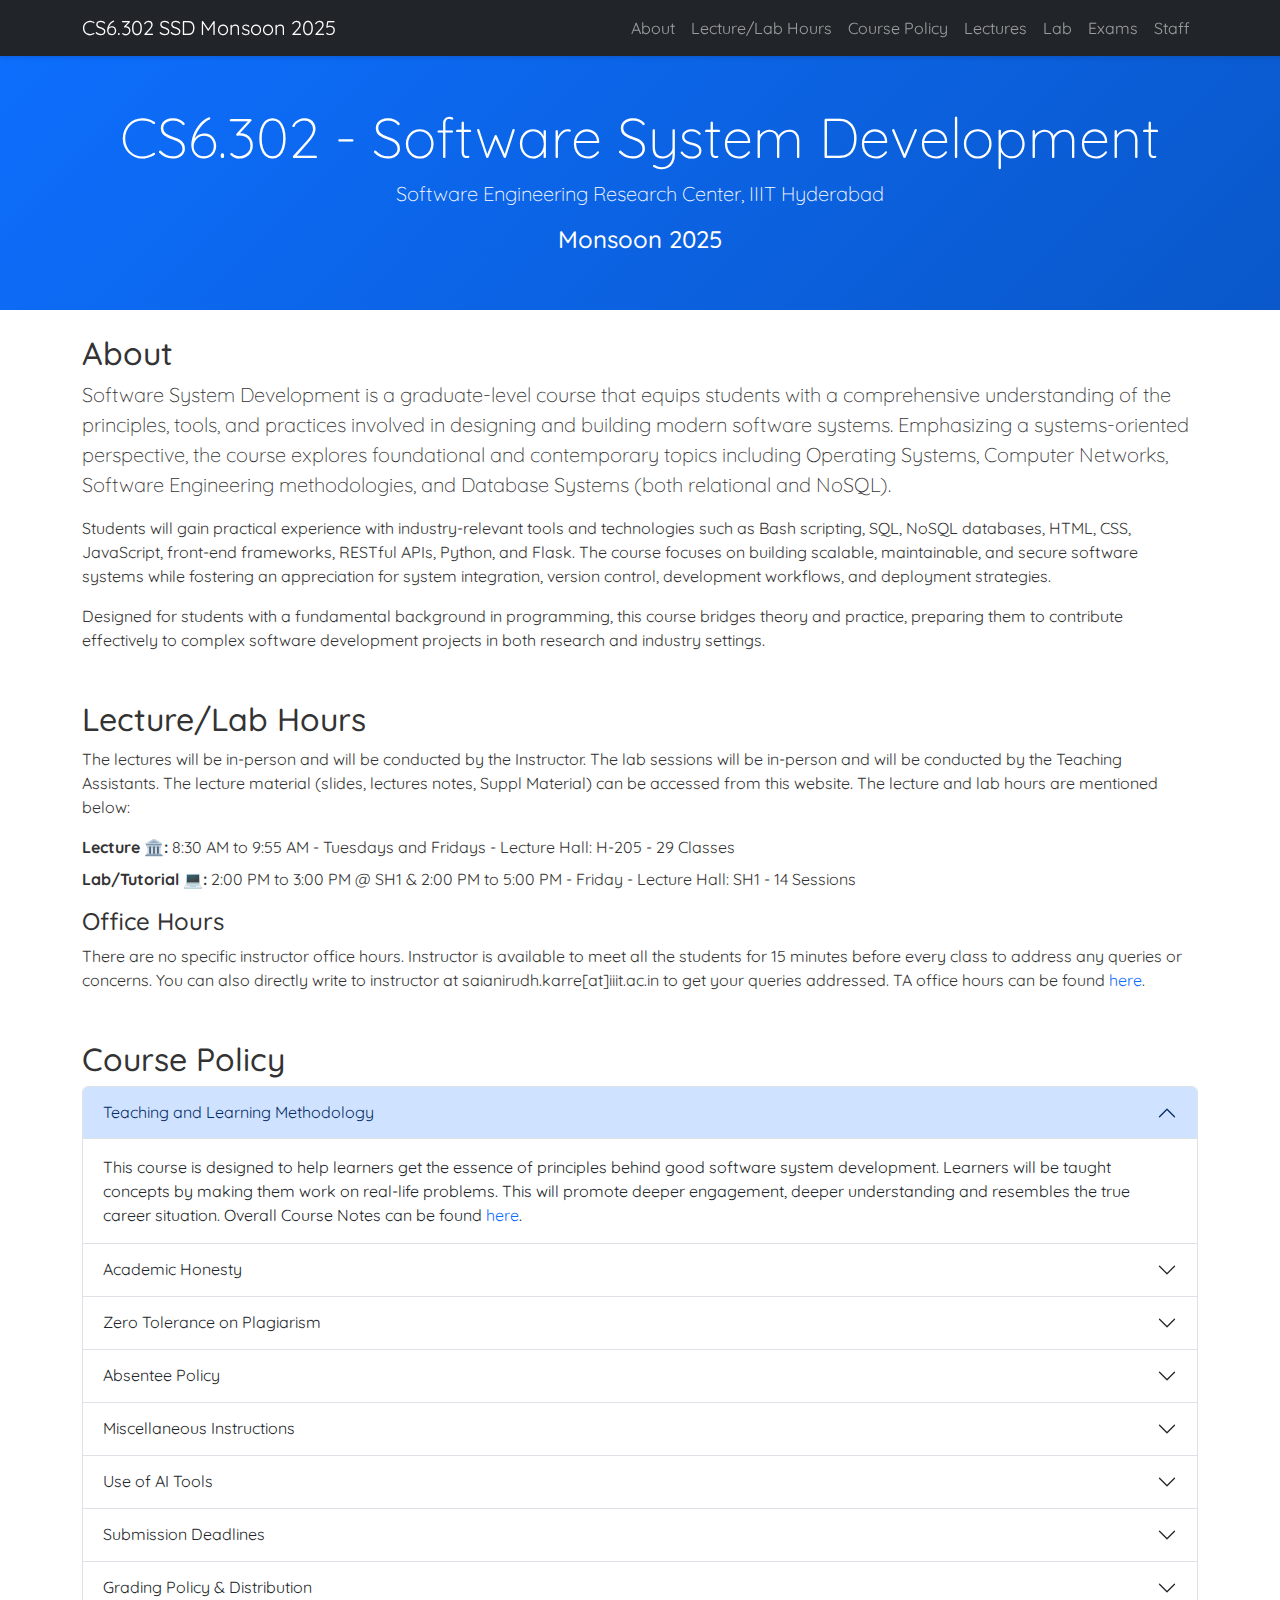
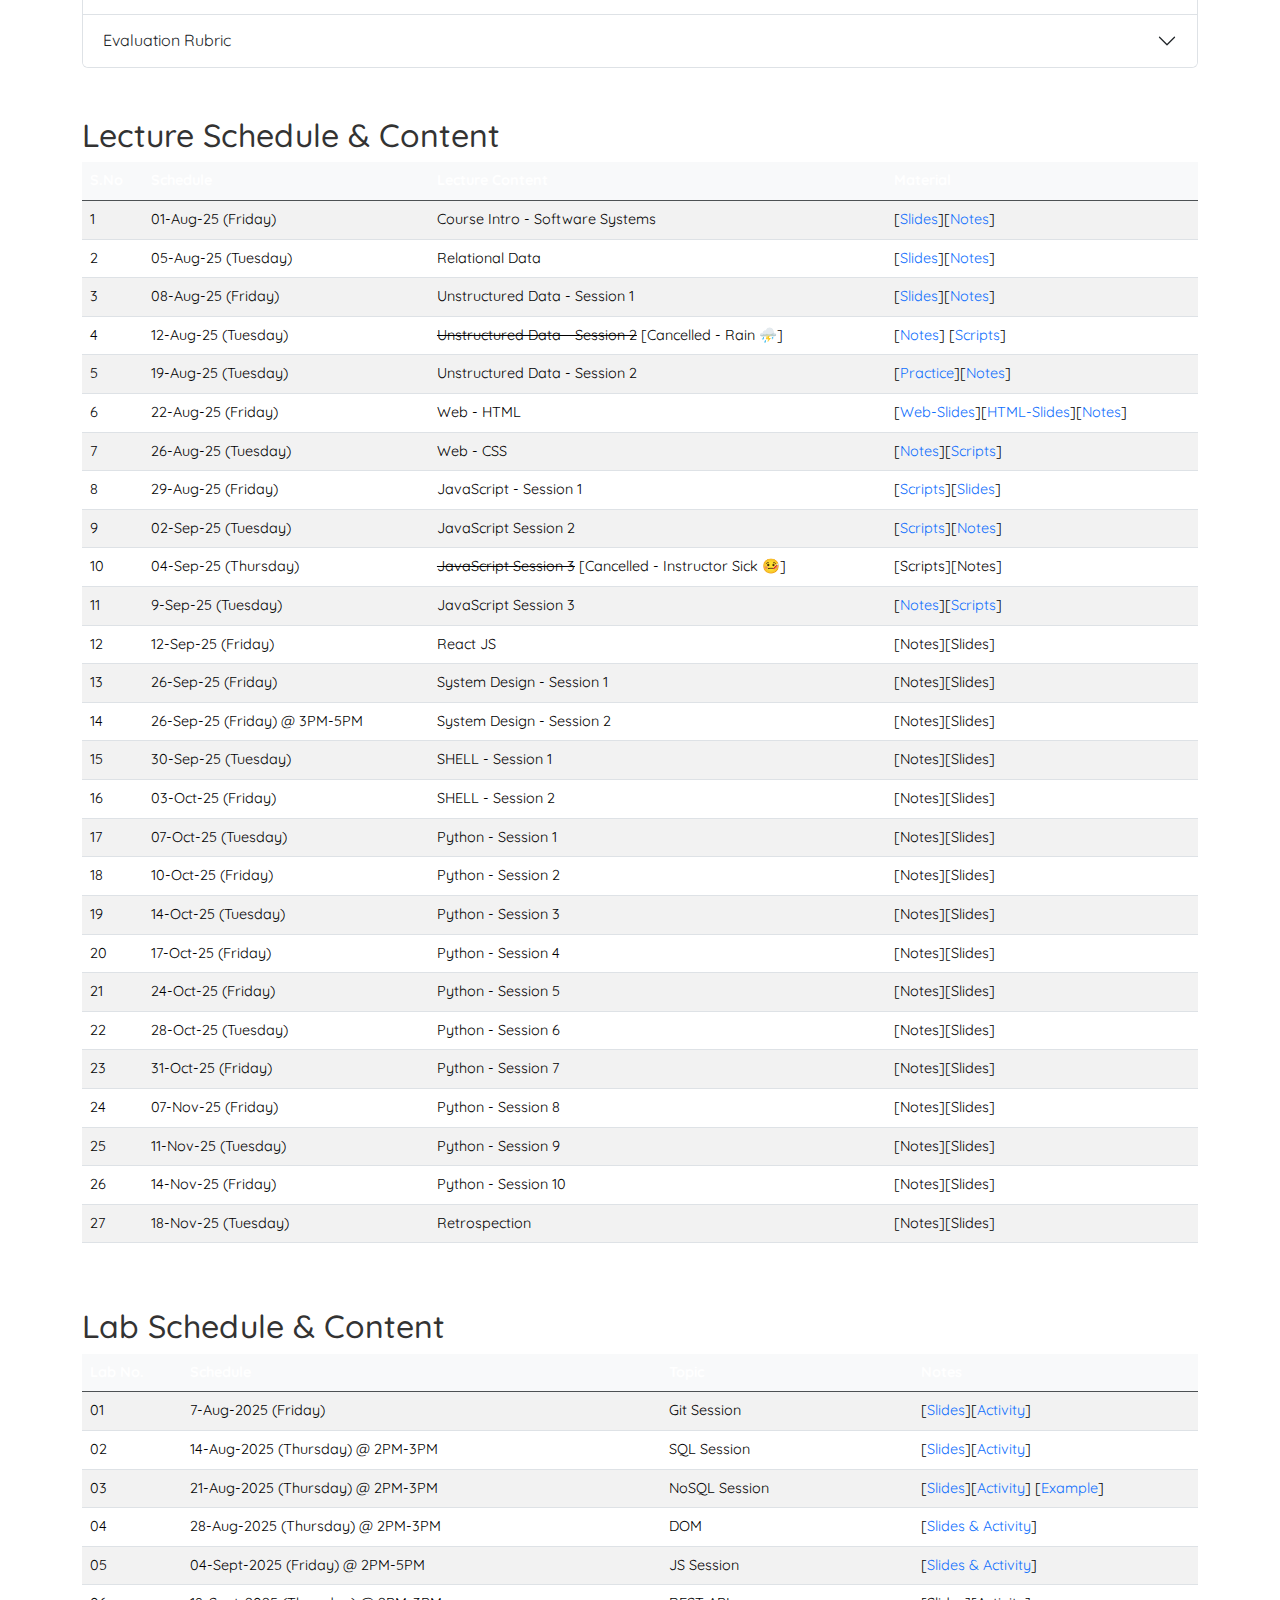
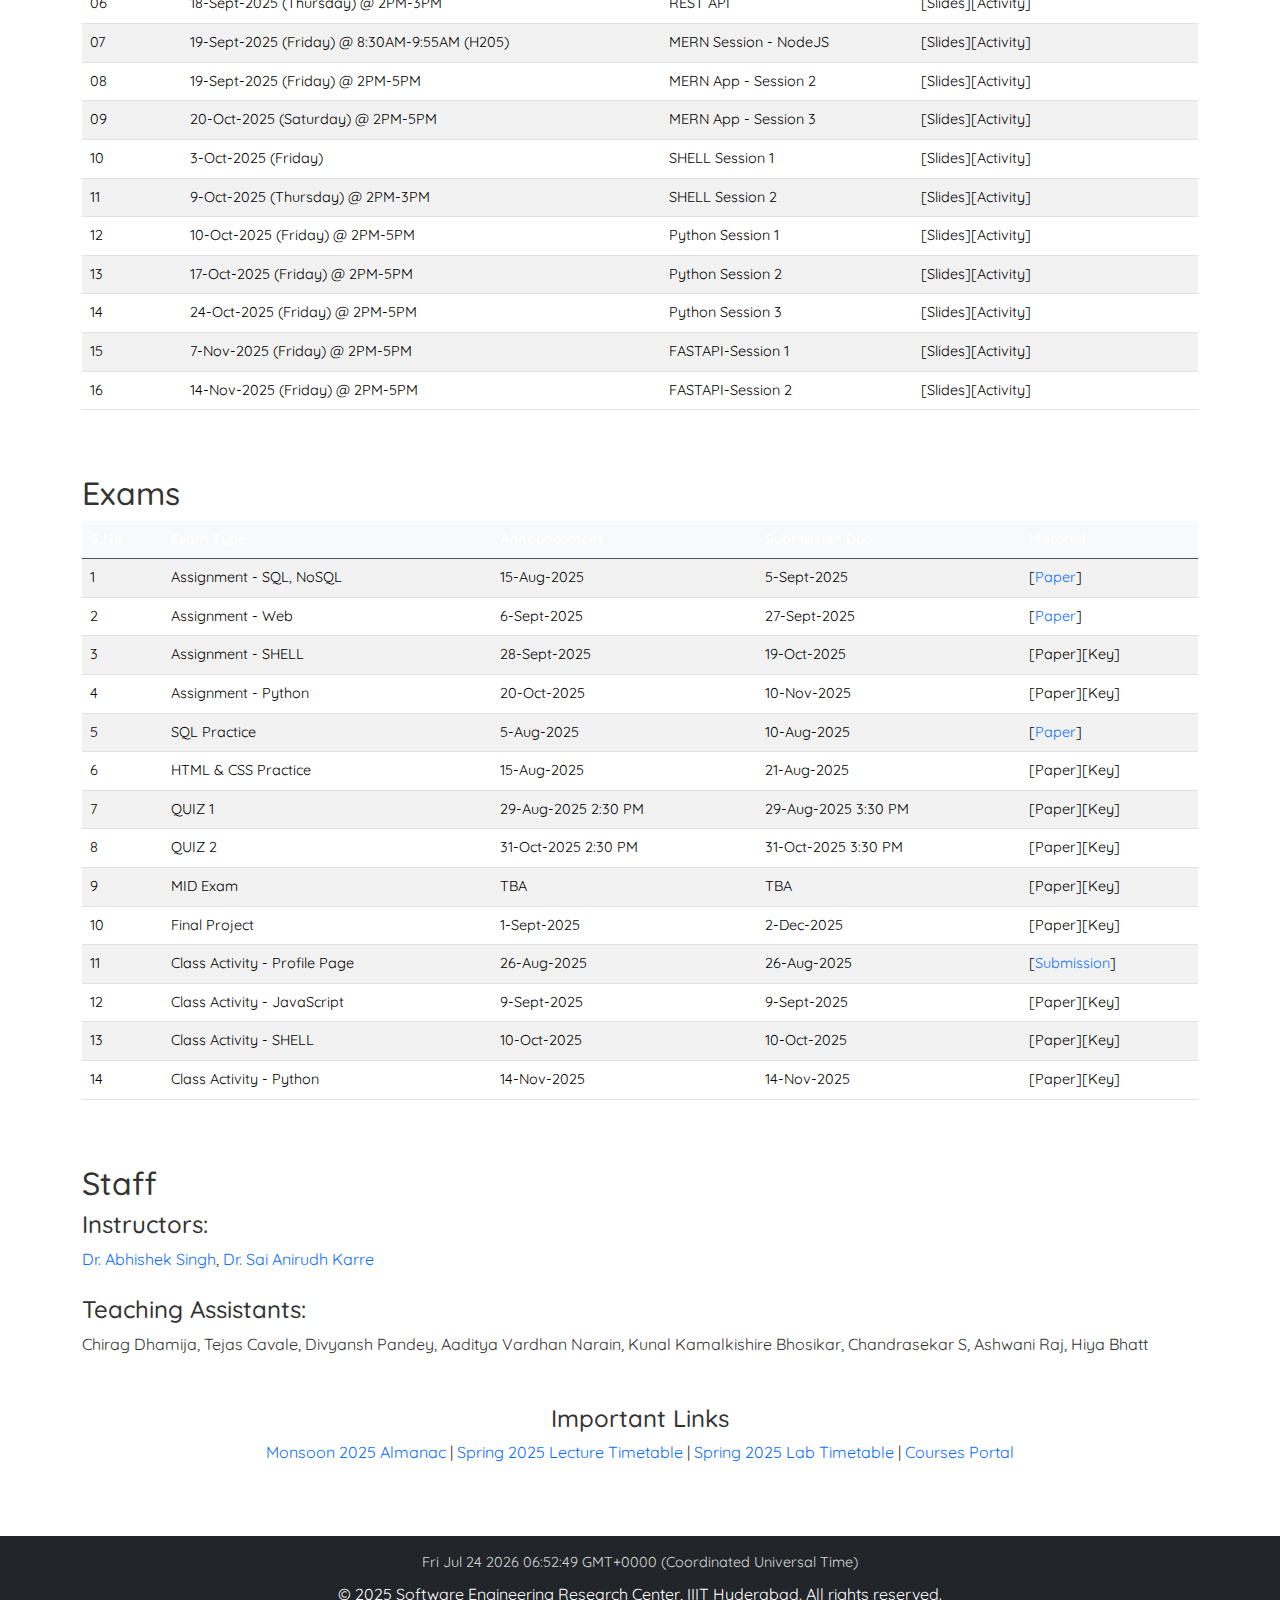
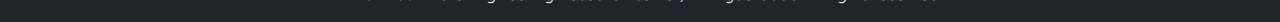
<file: Q2/newssd.html>
<!DOCTYPE html>
<html lang="en">
  <head>
    <meta charset="UTF-8" />
    <meta name="viewport" content="width=device-width, initial-scale=1.0" />
    <title>CS6.302 SSD Monsoon 2025</title>
    <link
      rel="stylesheet"
      href="https://fonts.googleapis.com/css?family=Quicksand"
    />
    <link
      href="https://cdn.jsdelivr.net/npm/bootstrap@5.3.2/dist/css/bootstrap.min.css"
      rel="stylesheet"
    />
    <link href="styles.css" rel="stylesheet" />
    <script src="https://ajax.googleapis.com/ajax/libs/jquery/3.5.1/jquery.min.js"></script>
  </head>
  <body onload="startTime()">
    <!-- Navigation -->
    <nav class="navbar navbar-expand-lg navbar-dark bg-dark sticky-top">
      <div class="container">
        <a class="navbar-brand" href="#home">CS6.302 SSD Monsoon 2025</a>
        <button
          class="navbar-toggler"
          type="button"
          data-bs-toggle="collapse"
          data-bs-target="#navbarNav"
        >
          <span class="navbar-toggler-icon"></span>
        </button>
        <div class="collapse navbar-collapse" id="navbarNav">
          <ul class="navbar-nav ms-auto">
            <li class="nav-item">
              <a class="nav-link" href="#about">About</a>
            </li>
            <li class="nav-item">
              <a class="nav-link" href="#lecture">Lecture/Lab Hours</a>
            </li>
            <li class="nav-item">
              <a class="nav-link" href="#cpolicy">Course Policy</a>
            </li>
            <li class="nav-item">
              <a class="nav-link" href="#schedule">Lectures</a>
            </li>
            <li class="nav-item">
              <a class="nav-link" href="#lab">Lab</a>
            </li>
            <li class="nav-item">
              <a class="nav-link" href="#activity">Exams</a>
            </li>
            <li class="nav-item">
              <a class="nav-link" href="#staff">Staff</a>
            </li>
          </ul>
        </div>
      </div>
    </nav>

    <!-- Header -->
    <header class="py-5 bg-primary text-white text-center">
      <div class="container">
        <h1 class="display-4">CS6.302 - Software System Development</h1>
        <p class="lead">Software Engineering Research Center, IIIT Hyderabad</p>
        <p class="h4">Monsoon 2025</p>
      </div>
    </header>

    <!-- Main Content -->
    <div class="container py-4">
      <!-- About Section -->
      <section id="about" class="mb-5">
        <h2>About</h2>
        <p class="lead">
          Software System Development is a graduate-level course that equips
          students with a comprehensive understanding of the principles, tools,
          and practices involved in designing and building modern software
          systems. Emphasizing a systems-oriented perspective, the course
          explores foundational and contemporary topics including Operating
          Systems, Computer Networks, Software Engineering methodologies, and
          Database Systems (both relational and NoSQL).
        </p>
        <p>
          Students will gain practical experience with industry-relevant tools
          and technologies such as Bash scripting, SQL, NoSQL databases, HTML,
          CSS, JavaScript, front-end frameworks, RESTful APIs, Python, and
          Flask. The course focuses on building scalable, maintainable, and
          secure software systems while fostering an appreciation for system
          integration, version control, development workflows, and deployment
          strategies.
        </p>
        <p>
          Designed for students with a fundamental background in programming,
          this course bridges theory and practice, preparing them to contribute
          effectively to complex software development projects in both research
          and industry settings.
        </p>
      </section>

      <!-- Lecture/Lab Hours Section -->
      <section id="lecture" class="mb-5">
        <h2>Lecture/Lab Hours</h2>
        <p>
          The lectures will be in-person and will be conducted by the
          Instructor. The lab sessions will be in-person and will be conducted
          by the Teaching Assistants. The lecture material (slides, lectures
          notes, Suppl Material) can be accessed from this website. The lecture
          and lab hours are mentioned below:
        </p>

        <ul class="list-unstyled">
          <li class="mb-2">
            <i class="bi bi-building"></i> <strong>Lecture 🏛️:</strong> 8:30 AM
            to 9:55 AM - Tuesdays and Fridays - Lecture Hall: H-205 - 29 Classes
          </li>
          <li class="mb-3">
            <i class="bi bi-laptop"></i> <strong>Lab/Tutorial 💻:</strong> 2:00
            PM to 3:00 PM @ SH1 & 2:00 PM to 5:00 PM - Friday - Lecture Hall:
            SH1 - 14 Sessions
          </li>
        </ul>

        <h4>Office Hours</h4>
        <p>
          There are no specific instructor office hours. Instructor is available
          to meet all the students for 15 minutes before every class to address
          any queries or concerns. You can also directly write to instructor at
          saianirudh.karre[at]iiit.ac.in to get your queries addressed. TA
          office hours can be found <a href="#staff">here</a>.
        </p>
      </section>

      <!-- Course Policy Section -->
      <section id="cpolicy" class="mb-5">
        <h2>Course Policy</h2>
        <div class="accordion" id="policyAccordion">
          <div class="accordion-item">
            <h3 class="accordion-header">
              <button
                class="accordion-button"
                type="button"
                data-bs-toggle="collapse"
                data-bs-target="#teaching"
              >
                Teaching and Learning Methodology
              </button>
            </h3>
            <div
              id="teaching"
              class="accordion-collapse collapse show"
              data-bs-parent="#policyAccordion"
            >
              <div class="accordion-body">
                This course is designed to help learners get the essence of
                principles behind good software system development. Learners
                will be taught concepts by making them work on real-life
                problems. This will promote deeper engagement, deeper
                understanding and resembles the true career situation. Overall
                Course Notes can be found
                <a
                  href="https://tinted-rumba-8c6.notion.site/CS6-302-Software-System-Development-670da706e9514d7f9d5b1bcf3c6a1005"
                  target="_blank"
                  >here</a
                >.
              </div>
            </div>
          </div>

          <div class="accordion-item">
            <h3 class="accordion-header">
              <button
                class="accordion-button collapsed"
                type="button"
                data-bs-toggle="collapse"
                data-bs-target="#academic"
              >
                Academic Honesty
              </button>
            </h3>
            <div
              id="academic"
              class="accordion-collapse collapse"
              data-bs-parent="#policyAccordion"
            >
              <div class="accordion-body">
                If A helps B in a Task X -> B doesn't get opportunity to do task
                X, B doesn't learn the skill to do task X, B gets
                spoilt-dependent-unfit for jobs requiring skills of task X, You
                may think it is okay to do it only once and not repeat it, But
                when a task is done once it gets wired into the brain as being
                "okay" and unless there is a strong reason it will repeat. If
                you want to help, help to learn!
              </div>
            </div>
          </div>

          <div class="accordion-item">
            <h3 class="accordion-header">
              <button
                class="accordion-button collapsed"
                type="button"
                data-bs-toggle="collapse"
                data-bs-target="#plagiarism"
              >
                Zero Tolerance on Plagiarism
              </button>
            </h3>
            <div
              id="plagiarism"
              class="accordion-collapse collapse"
              data-bs-parent="#policyAccordion"
            >
              <div class="accordion-body">
                This course requires student to submit assignments, participate
                in in-class activities, give mid and final exams, work with
                groups on projects and so on. Any forms of cheating or
                plagiarism will result in a score of "0" for projects,
                assignments or exams. Egregious cases will result in a grade of
                "F" for the course.
              </div>
            </div>
          </div>

          <div class="accordion-item">
            <h3 class="accordion-header">
              <button
                class="accordion-button collapsed"
                type="button"
                data-bs-toggle="collapse"
                data-bs-target="#absentee"
              >
                Absentee Policy
              </button>
            </h3>
            <div
              id="absentee"
              class="accordion-collapse collapse"
              data-bs-parent="#policyAccordion"
            >
              <div class="accordion-body">
                You are expected to attend and participate in all lectures and
                lab sessions (graded or ungraded). However, if any quiz/activity
                is held during the lecture session that you are absent, you will
                be given a '0' for the same. There will be NO make up
                classes/quizzes/activities. These rules are not meant to be
                demeaning or penalizing. They are stated to establish a clear
                understanding of the course expectations for student
                participation and demeanor in the classroom. These rules are
                meant to help/motivate students to learn.
              </div>
            </div>
          </div>

          <div class="accordion-item">
            <h3 class="accordion-header">
              <button
                class="accordion-button collapsed"
                type="button"
                data-bs-toggle="collapse"
                data-bs-target="#misc"
              >
                Miscellaneous Instructions
              </button>
            </h3>
            <div
              id="misc"
              class="accordion-collapse collapse"
              data-bs-parent="#policyAccordion"
            >
              <div class="accordion-body">
                Given the subject is based on building software systems, ensure
                you have a laptop with decent configuration. Please make every
                effort to participate in the in-class discussions, interact with
                the instructor during class, interact with the TAs during the
                labs. You are expected to attend the class with your personal
                machine.
              </div>
            </div>
          </div>

          <div class="accordion-item">
            <h3 class="accordion-header">
              <button
                class="accordion-button collapsed"
                type="button"
                data-bs-toggle="collapse"
                data-bs-target="#aitools"
              >
                Use of AI Tools
              </button>
            </h3>
            <div
              id="aitools"
              class="accordion-collapse collapse"
              data-bs-parent="#policyAccordion"
            >
              <div class="accordion-body">
                Students are free to use different AI tools like ChatGPT,
                Co-pilot, etc. for the course assignments/activities. However,
                please do mention what tools and how they have been used in the
                submission report. Please note that these tools can mislead or
                provide wrong solutions. Its important to know the concept
                before using the tools. Tools are at the end-of-the day
                enablers. Today it will be ChatGPT tomorrow it will be something
                else but the concepts needs to be clear to leverage the
                different tools. Bottomline, feel free to use different tools
                but use them wisely!
              </div>
            </div>
          </div>

          <div class="accordion-item">
            <h3 class="accordion-header">
              <button
                class="accordion-button collapsed"
                type="button"
                data-bs-toggle="collapse"
                data-bs-target="#submission"
              >
                Submission Deadlines
              </button>
            </h3>
            <div
              id="submission"
              class="accordion-collapse collapse"
              data-bs-parent="#policyAccordion"
            >
              <div class="accordion-body">
                Considering this course has more than 100+ enrolled students,
                there will be NO extensions for any graded task. It is your
                responsibility to submit an assignment or a lab activity on a
                prescribed deadline. Please do not wait until last minute to
                submit your submission. We will not entertain last minute huddle
                issues due to moodle. The instructors and TAs shall provide
                considerable amount of time for all your assignments and lab
                activities with a grace time for submission. Please ensure that
                you follow the respective submission guidelines while you submit
                for assignments and lab activities. If you couldn't submit any
                graded task due to health issues/attending a game/attending a
                conference/personal issue - please work with academic office for
                exemption.
              </div>
            </div>
          </div>

          <div class="accordion-item">
            <h3 class="accordion-header">
              <button
                class="accordion-button collapsed"
                type="button"
                data-bs-toggle="collapse"
                data-bs-target="#grading"
              >
                Grading Policy & Distribution
              </button>
            </h3>
            <div
              id="grading"
              class="accordion-collapse collapse"
              data-bs-parent="#policyAccordion"
            >
              <div class="accordion-body">
                <p>
                  Once a grade for certain course deliverable (labs,
                  assignments, quiz, exam, etc.) is released, the students may
                  request a re-evaluation (with appropriate reasons) of the
                  grade up to a week after the grade has been posted. After
                  that, the student may not discuss prior grades with the
                  instructor (even if the instructors or TAs are at fault).
                  There will be no makeup activity/lab under any circumstances
                  unless prior permission is granted from Academic Office.
                </p>

                <h5 class="mt-4">Grade Distribution:</h5>
                <table class="table table-bordered">
                  <thead class="table-light">
                    <tr>
                      <th>Deliverables</th>
                      <th>Weightage</th>
                    </tr>
                  </thead>
                  <tbody>
                    <tr>
                      <td>Assignment (4)</td>
                      <td>15%</td>
                    </tr>
                    <tr>
                      <td>Lab Activities (14)</td>
                      <td>15%</td>
                    </tr>
                    <tr>
                      <td>Practice and Class Activity (5)</td>
                      <td>10%</td>
                    </tr>
                    <tr>
                      <td>QUIZ (2)</td>
                      <td>10%</td>
                    </tr>
                    <tr>
                      <td>MID (1)</td>
                      <td>10%</td>
                    </tr>
                    <tr>
                      <td>Final Exam (Team Project)</td>
                      <td>40%</td>
                    </tr>
                  </tbody>
                </table>
              </div>
            </div>
          </div>

          <div class="accordion-item">
            <h3 class="accordion-header">
              <button
                class="accordion-button collapsed"
                type="button"
                data-bs-toggle="collapse"
                data-bs-target="#rubric"
              >
                Evaluation Rubric
              </button>
            </h3>
            <div
              id="rubric"
              class="accordion-collapse collapse"
              data-bs-parent="#policyAccordion"
            >
              <div class="accordion-body">
                <div class="table-responsive">
                  <table class="table table-bordered">
                    <thead class="table-light">
                      <tr>
                        <th>Rubric</th>
                        <th>Input(15%)</th>
                        <th>Logic(60%)</th>
                        <th>Output(15%)</th>
                        <th>Submission(10%)</th>
                      </tr>
                    </thead>
                    <tbody>
                      <tr>
                        <td>Exceptional (100%)</td>
                        <td>All inputs are working as per the requirements</td>
                        <td>
                          Logic is accurate and as per the requirements defined
                          in the question
                        </td>
                        <td>
                          All outputs are returned as per the requirements
                        </td>
                        <td>
                          Script submissions are correct and as per requirements
                        </td>
                      </tr>
                      <tr>
                        <td>Acceptable (70%)</td>
                        <td>
                          Inputs are partially working as per the requirements
                        </td>
                        <td>
                          Logic is almost correct and as per the requirements
                          defined in the question
                        </td>
                        <td>
                          Outputs are partially returned as per the requirements
                        </td>
                        <td>
                          Script submissions is partially correct and as per
                          requirements
                        </td>
                      </tr>
                      <tr>
                        <td>Beginning (30%)</td>
                        <td>
                          At least one input is working as per the requirements
                        </td>
                        <td>
                          Logic is partially correct and as per the requirements
                          defined in the question
                        </td>
                        <td>
                          At least one output is returned as per the requirement
                        </td>
                        <td>
                          Atleast one part of the script submission is correct
                          and as per requirements
                        </td>
                      </tr>
                      <tr>
                        <td>No Response (0%)</td>
                        <td>
                          None of the inputs are working as per the requirements
                        </td>
                        <td>
                          Logic is incorrect and not as per the requirements
                          defined in the question
                        </td>
                        <td>
                          None of the outputs are returned as per the
                          requirements
                        </td>
                        <td>
                          Script submissions is incorrect and not as per
                          requirements
                        </td>
                      </tr>
                    </tbody>
                  </table>
                </div>
              </div>
            </div>
          </div>
        </div>
      </section>

      <!-- Lecture Schedule Section -->
      <section id="schedule" class="mb-5">
        <h2>Lecture Schedule & Content</h2>
        <div class="table-responsive">
          <table class="table table-striped table-hover">
            <thead class="table-dark">
              <tr>
                <th>S.No</th>
                <th>Schedule</th>
                <th>Lecture Content</th>
                <th>Material</th>
              </tr>
            </thead>
            <tbody>
              <tr class="light-text-row">
                <td>1</td>
                <td>01-Aug-25 (Friday)</td>
                <td>Course Intro - Software Systems</td>
                <td>
                  [<a
                    href="https://docs.google.com/viewer?url=https://raw.githubusercontent.com/sai11101989/sai11101989.github.io/main/Course/SSD_Monsoon2025/SSD_Monsoon2025.pdf"
                    target="_blank"
                    >Slides</a
                  >][<a
                    href="https://tinted-rumba-8c6.notion.site/Software-System-2456a6248bf68034bc14cfc44dc93062"
                    target="_blank"
                    >Notes</a
                  >]
                </td>
              </tr>
              <tr class="light-text-row">
                <td>2</td>
                <td>05-Aug-25 (Tuesday)</td>
                <td>Relational Data</td>
                <td>
                  [<a
                    href="https://docs.google.com/viewer?url=https://raw.githubusercontent.com/sai11101989/sai11101989.github.io/main/Course/SSD_Monsoon2025/data.pdf"
                    target="_blank"
                    >Slides</a
                  >][<a
                    href="https://tinted-rumba-8c6.notion.site/Structured-Databases-2456a6248bf6805f83e1cbf0a58761ec"
                    target="_blank"
                    >Notes</a
                  >]
                </td>
              </tr>
              <tr class="light-text-row">
                <td>3</td>
                <td>08-Aug-25 (Friday)</td>
                <td>Unstructured Data - Session 1</td>
                <td>
                  [<a
                    href="https://docs.google.com/viewer?url=https://raw.githubusercontent.com/sai11101989/sai11101989.github.io/main/Course/SSD_Monsoon2025/NoSQLClass.pdf"
                    target="_blank"
                    >Slides</a
                  >][<a
                    href="https://tinted-rumba-8c6.notion.site/Unstructured-Databases-24b6a6248bf680679b36e76c33d301c4"
                    target="_blank"
                    >Notes</a
                  >]
                </td>
              </tr>
              <tr class="light-text-row">
                <td>4</td>
                <td>12-Aug-25 (Tuesday)</td>
                <td>
                  <s>Unstructured Data - Session 2</s> [Cancelled - Rain ⛈️]
                </td>
                <td>
                  [<a
                    href="https://tinted-rumba-8c6.notion.site/Unstructured-Databases-24b6a6248bf680679b36e76c33d301c4"
                    target="_blank"
                    >Notes</a
                  >] [<a
                    href="https://raw.githubusercontent.com/sai11101989/sai11101989.github.io/main/Course/ISS_Spring_2025/mongo.txt"
                    target="_blank"
                    >Scripts</a
                  >]
                </td>
              </tr>
              <tr class="light-text-row">
                <td>5</td>
                <td>19-Aug-25 (Tuesday)</td>
                <td>Unstructured Data - Session 2</td>
                <td>
                  [<a
                    href="https://tinted-rumba-8c6.notion.site/Worked-out-Examples-2546a6248bf68073a460cbfc52825dfd"
                    target="_blank"
                    >Practice</a
                  >][<a
                    href="https://tinted-rumba-8c6.notion.site/Some-Concepts-2546a6248bf6806fafd0d8260507fc03?pvs=73"
                    target="_blank"
                    >Notes</a
                  >]
                </td>
              </tr>
              <tr class="light-text-row">
                <td>6</td>
                <td>22-Aug-25 (Friday)</td>
                <td>Web - HTML</td>
                <td>
                  [<a
                    href="https://raw.githubusercontent.com/sai11101989/sai11101989.github.io/main/Course/SSD_Monsoon2025/Web.pdf"
                    target="_blank"
                    >Web-Slides</a
                  >][<a
                    href="https://raw.githubusercontent.com/sai11101989/sai11101989.github.io/main/Course/SSD_Monsoon2025/HTML.pdf"
                    target="_blank"
                    >HTML-Slides</a
                  >][<a
                    href="https://tinted-rumba-8c6.notion.site/Web-Technology-2566a6248bf6800488d0c13a992502e4?pvs=143"
                    target="_blank"
                    >Notes</a
                  >]
                </td>
              </tr>
              <tr class="light-text-row">
                <td>7</td>
                <td>26-Aug-25 (Tuesday)</td>
                <td>Web - CSS</td>
                <td>
                  [<a
                    href="https://tinted-rumba-8c6.notion.site/CSS-2566a6248bf680dc8299c320f04a5141?pvs=74"
                    target="_blank"
                    >Notes</a
                  >][<a
                    href="https://raw.githubusercontent.com/sai11101989/sai11101989.github.io/refs/heads/main/Course/SSD_Monsoon2025/css_super_demo_single_file_html.html"
                    target="_blank"
                    >Scripts</a
                  >]
                </td>
              </tr>
              <tr class="light-text-row">
                <td>8</td>
                <td>29-Aug-25 (Friday)</td>
                <td>JavaScript - Session 1</td>
                <td>
                  [<a
                    href="https://github.com/sai11101989/sai11101989.github.io/tree/main/Course/SSD_Monsoon2025/JS1"
                    target="_blank"
                    >Scripts</a
                  >][<a
                    href="https://docs.google.com/viewer?url=https://raw.githubusercontent.com/sai11101989/sai11101989.github.io/main/Course/ISS_Spring_2025/6_Class6_JavaScript.pdf"
                    target="_blank"
                    >Slides</a
                  >]
                </td>
              </tr>
              <tr class="light-text-row">
                <td>9</td>
                <td>02-Sep-25 (Tuesday)</td>
                <td>JavaScript Session 2</td>
                <td>
                  [<a
                    href="https://github.com/sai11101989/sai11101989.github.io/tree/main/Course/SSD_Monsoon2025/JS2"
                    target="_blank"
                    >Scripts</a
                  >][<a
                    href="https://tinted-rumba-8c6.notion.site/JavaScript-2606a6248bf680138283f6419bd87777"
                    target="_blank"
                    >Notes</a
                  >]
                </td>
              </tr>
              <tr class="light-text-row">
                <td>10</td>
                <td>04-Sep-25 (Thursday)</td>
                <td>
                  <s>JavaScript Session 3</s> [Cancelled - Instructor Sick 🤒]
                </td>
                <td>[Scripts][Notes]</td>
              </tr>
              <tr>
                <td>11</td>
                <td>9-Sep-25 (Tuesday)</td>
                <td>JavaScript Session 3</td>
                <td>
                  [<a
                    href="https://tinted-rumba-8c6.notion.site/Data-Structures-2686a6248bf680098b38d12626ad1012?pvs=74"
                    target="_blank"
                    >Notes</a
                  >][<a
                    href="https://github.com/sai11101989/sai11101989.github.io/tree/main/Course/SSD_Monsoon2025/JS3"
                    target="_blank"
                    >Scripts</a
                  >]
                </td>
              </tr>
              <tr>
                <td>12</td>
                <td>12-Sep-25 (Friday)</td>
                <td>React JS</td>
                <td>[Notes][Slides]</td>
              </tr>
              <tr>
                <td>13</td>
                <td>26-Sep-25 (Friday)</td>
                <td>System Design - Session 1</td>
                <td>[Notes][Slides]</td>
              </tr>
              <tr>
                <td>14</td>
                <td>26-Sep-25 (Friday) @ 3PM-5PM</td>
                <td>System Design - Session 2</td>
                <td>[Notes][Slides]</td>
              </tr>
              <tr>
                <td>15</td>
                <td>30-Sep-25 (Tuesday)</td>
                <td>SHELL - Session 1</td>
                <td>[Notes][Slides]</td>
              </tr>
              <tr>
                <td>16</td>
                <td>03-Oct-25 (Friday)</td>
                <td>SHELL - Session 2</td>
                <td>[Notes][Slides]</td>
              </tr>
              <tr>
                <td>17</td>
                <td>07-Oct-25 (Tuesday)</td>
                <td>Python - Session 1</td>
                <td>[Notes][Slides]</td>
              </tr>
              <tr>
                <td>18</td>
                <td>10-Oct-25 (Friday)</td>
                <td>Python - Session 2</td>
                <td>[Notes][Slides]</td>
              </tr>
              <tr>
                <td>19</td>
                <td>14-Oct-25 (Tuesday)</td>
                <td>Python - Session 3</td>
                <td>[Notes][Slides]</td>
              </tr>
              <tr>
                <td>20</td>
                <td>17-Oct-25 (Friday)</td>
                <td>Python - Session 4</td>
                <td>[Notes][Slides]</td>
              </tr>
              <tr>
                <td>21</td>
                <td>24-Oct-25 (Friday)</td>
                <td>Python - Session 5</td>
                <td>[Notes][Slides]</td>
              </tr>
              <tr>
                <td>22</td>
                <td>28-Oct-25 (Tuesday)</td>
                <td>Python - Session 6</td>
                <td>[Notes][Slides]</td>
              </tr>
              <tr>
                <td>23</td>
                <td>31-Oct-25 (Friday)</td>
                <td>Python - Session 7</td>
                <td>[Notes][Slides]</td>
              </tr>
              <tr>
                <td>24</td>
                <td>07-Nov-25 (Friday)</td>
                <td>Python - Session 8</td>
                <td>[Notes][Slides]</td>
              </tr>
              <tr>
                <td>25</td>
                <td>11-Nov-25 (Tuesday)</td>
                <td>Python - Session 9</td>
                <td>[Notes][Slides]</td>
              </tr>
              <tr>
                <td>26</td>
                <td>14-Nov-25 (Friday)</td>
                <td>Python - Session 10</td>
                <td>[Notes][Slides]</td>
              </tr>
              <tr>
                <td>27</td>
                <td>18-Nov-25 (Tuesday)</td>
                <td>Retrospection</td>
                <td>[Notes][Slides]</td>
              </tr>
            </tbody>
          </table>
        </div>
      </section>

      <!-- Lab Schedule Section -->
      <section id="lab" class="mb-5">
        <h2>Lab Schedule & Content</h2>
        <div class="table-responsive">
          <table class="table table-striped table-hover">
            <thead class="table-dark">
              <tr>
                <th>Lab No.</th>
                <th>Schedule</th>
                <th>Topic</th>
                <th>Notes</th>
              </tr>
            </thead>
            <tbody>
              <tr class="light-text-row">
                <td>01</td>
                <td>7-Aug-2025 (Friday)</td>
                <td>Git Session</td>
                <td>
                  [<a
                    href="https://docs.google.com/viewer?url=https://raw.githubusercontent.com/sai11101989/sai11101989.github.io/main/Course/SSD_Monsoon2025/Labs/Lab01/SSD%20Tutorial%20%20-%20GIT.pdf"
                    target="_blank"
                    >Slides</a
                  >][<a
                    href="https://docs.google.com/viewer?url=https://raw.githubusercontent.com/sai11101989/sai11101989.github.io/main/Course/SSD_Monsoon2025/Labs/Lab01/SSD_GIT_LAB.pdf"
                    target="_blank"
                    >Activity</a
                  >]
                </td>
              </tr>
              <tr class="light-text-row">
                <td>02</td>
                <td>14-Aug-2025 (Thursday) @ 2PM-3PM</td>
                <td>SQL Session</td>
                <td>
                  [<a
                    href="https://docs.google.com/viewer?url=https://raw.githubusercontent.com/sai11101989/sai11101989.github.io/main/Course/SSD_Monsoon2025/Labs/Lab01/Lab-2.pdf"
                    target="_blank"
                    >Slides</a
                  >][<a
                    href="https://docs.google.com/viewer?url=https://raw.githubusercontent.com/sai11101989/sai11101989.github.io/main/Course/SSD_Monsoon2025/Labs/Lab01/Activity%20-%20Lab%202.pdf"
                    target="_blank"
                    >Activity</a
                  >]
                </td>
              </tr>
              <tr class="light-text-row">
                <td>03</td>
                <td>21-Aug-2025 (Thursday) @ 2PM-3PM</td>
                <td>NoSQL Session</td>
                <td>
                  [<a
                    href="https://docs.google.com/viewer?url=https://raw.githubusercontent.com/sai11101989/sai11101989.github.io/main/Course/SSD_Monsoon2025/Labs/Lab01/NoSQL%20Lab3.pdf"
                    target="_blank"
                    >Slides</a
                  >][<a
                    href="https://docs.google.com/viewer?url=https://raw.githubusercontent.com/sai11101989/sai11101989.github.io/main/Course/SSD_Monsoon2025/Labs/Lab01/Activity_lab3.pdf"
                    target="_blank"
                    >Activity</a
                  >] [<a
                    href="https://docs.google.com/viewer?url=https://raw.githubusercontent.com/sai11101989/sai11101989.github.io/main/Course/SSD_Monsoon2025/Labs/Lab01/NoSQL_Illustration.pdf"
                    target="_blank"
                    >Example</a
                  >]
                </td>
              </tr>
              <tr class="light-text-row">
                <td>04</td>
                <td>28-Aug-2025 (Thursday) @ 2PM-3PM</td>
                <td>DOM</td>
                <td>
                  [<a
                    href="https://github.com/sai11101989/sai11101989.github.io/tree/main/Course/SSD_Monsoon2025/DOM"
                    target="_blank"
                    >Slides & Activity</a
                  >]
                </td>
              </tr>
              <tr class="light-text-row">
                <td>05</td>
                <td>04-Sept-2025 (Friday) @ 2PM-5PM</td>
                <td>JS Session</td>
                <td>
                  [<a
                    href="https://github.com/sai11101989/sai11101989.github.io/tree/main/Course/SSD_Monsoon2025/JSLab"
                    target="_blank"
                    >Slides & Activity</a
                  >]
                </td>
              </tr>
              <tr>
                <td>06</td>
                <td>18-Sept-2025 (Thursday) @ 2PM-3PM</td>
                <td>REST API</td>
                <td>[Slides][Activity]</td>
              </tr>
              <tr>
                <td>07</td>
                <td>19-Sept-2025 (Friday) @ 8:30AM-9:55AM (H205)</td>
                <td>MERN Session - NodeJS</td>
                <td>[Slides][Activity]</td>
              </tr>
              <tr>
                <td>08</td>
                <td>19-Sept-2025 (Friday) @ 2PM-5PM</td>
                <td>MERN App - Session 2</td>
                <td>[Slides][Activity]</td>
              </tr>
              <tr>
                <td>09</td>
                <td>20-Oct-2025 (Saturday) @ 2PM-5PM</td>
                <td>MERN App - Session 3</td>
                <td>[Slides][Activity]</td>
              </tr>
              <tr>
                <td>10</td>
                <td>3-Oct-2025 (Friday)</td>
                <td>SHELL Session 1</td>
                <td>[Slides][Activity]</td>
              </tr>
              <tr>
                <td>11</td>
                <td>9-Oct-2025 (Thursday) @ 2PM-3PM</td>
                <td>SHELL Session 2</td>
                <td>[Slides][Activity]</td>
              </tr>
              <tr>
                <td>12</td>
                <td>10-Oct-2025 (Friday) @ 2PM-5PM</td>
                <td>Python Session 1</td>
                <td>[Slides][Activity]</td>
              </tr>
              <tr>
                <td>13</td>
                <td>17-Oct-2025 (Friday) @ 2PM-5PM</td>
                <td>Python Session 2</td>
                <td>[Slides][Activity]</td>
              </tr>
              <tr>
                <td>14</td>
                <td>24-Oct-2025 (Friday) @ 2PM-5PM</td>
                <td>Python Session 3</td>
                <td>[Slides][Activity]</td>
              </tr>
              <tr>
                <td>15</td>
                <td>7-Nov-2025 (Friday) @ 2PM-5PM</td>
                <td>FASTAPI-Session 1</td>
                <td>[Slides][Activity]</td>
              </tr>
              <tr>
                <td>16</td>
                <td>14-Nov-2025 (Friday) @ 2PM-5PM</td>
                <td>FASTAPI-Session 2</td>
                <td>[Slides][Activity]</td>
              </tr>
            </tbody>
          </table>
        </div>
      </section>

      <!-- Exams Section -->
      <section id="activity" class="mb-5">
        <h2>Exams</h2>
        <div class="table-responsive">
          <table class="table table-striped table-hover">
            <thead class="table-dark">
              <tr>
                <th>S.No</th>
                <th>Exam Type</th>
                <th>Announcement</th>
                <th>Submission Due</th>
                <th>Material</th>
              </tr>
            </thead>
            <tbody>
              <tr class="light-text-row">
                <td>1</td>
                <td>Assignment - SQL, NoSQL</td>
                <td>15-Aug-2025</td>
                <td>5-Sept-2025</td>
                <td>
                  [<a
                    href="https://docs.google.com/viewer?url=https://raw.githubusercontent.com/sai11101989/sai11101989.github.io/main/Course/SSD_Monsoon2025/Assignment_1.pdf"
                    target="_blank"
                    >Paper</a
                  >]
                </td>
              </tr>
              <tr class="light-text-row">
                <td>2</td>
                <td>Assignment - Web</td>
                <td>6-Sept-2025</td>
                <td>27-Sept-2025</td>
                <td>
                  [<a
                    href="https://docs.google.com/viewer?url=https://raw.githubusercontent.com/sai11101989/sai11101989.github.io/main/Course/SSD_Monsoon2025/Assignment_2.pdf"
                    target="_blank"
                    >Paper</a
                  >]
                </td>
              </tr>
              <tr>
                <td>3</td>
                <td>Assignment - SHELL</td>
                <td>28-Sept-2025</td>
                <td>19-Oct-2025</td>
                <td>[Paper][Key]</td>
              </tr>
              <tr>
                <td>4</td>
                <td>Assignment - Python</td>
                <td>20-Oct-2025</td>
                <td>10-Nov-2025</td>
                <td>[Paper][Key]</td>
              </tr>
              <tr class="light-text-row">
                <td>5</td>
                <td>SQL Practice</td>
                <td>5-Aug-2025</td>
                <td>10-Aug-2025</td>
                <td>
                  [<a
                    href="https://tinted-rumba-8c6.notion.site/Worked-out-Examples-2456a6248bf6800fa6cfc3e688a58ddd"
                    target="_blank"
                    >Paper</a
                  >]
                </td>
              </tr>
              <tr class="light-text-row">
                <td>6</td>
                <td>HTML & CSS Practice</td>
                <td>15-Aug-2025</td>
                <td>21-Aug-2025</td>
                <td>[Paper][Key]</td>
              </tr>
              <tr class="light-text-row">
                <td>7</td>
                <td>QUIZ 1</td>
                <td>29-Aug-2025 2:30 PM</td>
                <td>29-Aug-2025 3:30 PM</td>
                <td>[Paper][Key]</td>
              </tr>
              <tr>
                <td>8</td>
                <td>QUIZ 2</td>
                <td>31-Oct-2025 2:30 PM</td>
                <td>31-Oct-2025 3:30 PM</td>
                <td>[Paper][Key]</td>
              </tr>
              <tr>
                <td>9</td>
                <td>MID Exam</td>
                <td>TBA</td>
                <td>TBA</td>
                <td>[Paper][Key]</td>
              </tr>
              <tr>
                <td>10</td>
                <td>Final Project</td>
                <td>1-Sept-2025</td>
                <td>2-Dec-2025</td>
                <td>[Paper][Key]</td>
              </tr>
              <tr class="light-text-row">
                <td>11</td>
                <td>Class Activity - Profile Page</td>
                <td>26-Aug-2025</td>
                <td>26-Aug-2025</td>
                <td>
                  [<a
                    href="https://forms.office.com/r/6kpKVY0eqP"
                    target="_blank"
                    >Submission</a
                  >]
                </td>
              </tr>
              <tr>
                <td>12</td>
                <td>Class Activity - JavaScript</td>
                <td>9-Sept-2025</td>
                <td>9-Sept-2025</td>
                <td>[Paper][Key]</td>
              </tr>
              <tr>
                <td>13</td>
                <td>Class Activity - SHELL</td>
                <td>10-Oct-2025</td>
                <td>10-Oct-2025</td>
                <td>[Paper][Key]</td>
              </tr>
              <tr>
                <td>14</td>
                <td>Class Activity - Python</td>
                <td>14-Nov-2025</td>
                <td>14-Nov-2025</td>
                <td>[Paper][Key]</td>
              </tr>
            </tbody>
          </table>
        </div>
      </section>

      <!-- Staff Section -->
      <section id="staff" class="mb-5">
        <h2>Staff</h2>
        <div class="mb-4">
          <h4>Instructors:</h4>
          <p>
            <a
              href="https://sites.google.com/view/abhishek-singh/home"
              target="_blank"
              >Dr. Abhishek Singh</a
            >,
            <a href="https://sai11101989.github.io" target="_blank"
              >Dr. Sai Anirudh Karre</a
            >
          </p>
        </div>
        <div>
          <h4>Teaching Assistants:</h4>
          <p>
            Chirag Dhamija, Tejas Cavale, Divyansh Pandey, Aaditya Vardhan
            Narain, Kunal Kamalkishire Bhosikar, Chandrasekar S, Ashwani Raj,
            Hiya Bhatt
          </p>
        </div>
      </section>

      <!-- Important Links -->
      <section class="mb-5 text-center">
        <h4>Important Links</h4>
        <p>
          <a
            href="https://intranet.iiit.ac.in/offices/static/files/Almanac_M25_Final-Ver2.1.pdf"
            target="_blank"
            >Monsoon 2025 Almanac</a
          >
          |
          <a
            href="https://intranet.iiit.ac.in/offices/static/files/Lecture%20timetable%20for%20Monsoon_2025_V1.2.pdf"
            target="_blank"
            >Spring 2025 Lecture Timetable</a
          >
          |
          <a
            href="https://intranet.iiit.ac.in/offices/static/files/Tutorials%26LAB_Schedule_M25-V2.pdf"
            target="_blank"
            >Spring 2025 Lab Timetable</a
          >
          |
          <a
            href="https://courses.iiit.ac.in/course/view.php?id=5324"
            target="_blank"
            >Courses Portal</a
          >
        </p>
      </section>
    </div>

    <!-- Footer -->
    <footer class="bg-dark text-white text-center py-3">
      <div class="container">
        <div id="txt" class="mb-2"></div>
        <p class="mb-0">
          &copy; 2025 Software Engineering Research Center, IIIT Hyderabad. All
          rights reserved.
        </p>
      </div>
    </footer>

    <script src="https://cdn.jsdelivr.net/npm/bootstrap@5.3.2/dist/js/bootstrap.bundle.min.js"></script>
    <script>
      function startTime() {
        const today = new Date();
        let h = today.getHours();
        let m = today.getMinutes();
        let s = today.getSeconds();
        m = checkTime(m);
        s = checkTime(s);
        document.getElementById("txt").innerHTML = today;
        setTimeout(startTime, 1000);
      }

      function checkTime(i) {
        if (i < 10) {
          i = "0" + i;
        }
        return i;
      }

      // This piece of code is what is also written in Q6/eventLog.js
      ["click", "route"].forEach((eType) => {
        window.addEventListener(eType, (event) => {
          console.log({
            Timestamp_of_event: event.timeStamp,
            type_of_event: event.type,
            event_Object: event.target,
          });
        });
      });
    </script>
  </body>
</html>
</file>
<file: Q2/styles.css>
body {
  font-family: "Quicksand", sans-serif;
  font-size: 16px;
  color: #333;
}

/* Smooth scroll behavior */
html {
  scroll-behavior: smooth;
}

/* Navigation */
.navbar {
  box-shadow: 0 2px 4px rgba(0, 0, 0, 0.1);
}

/* Header section */
header {
  background: linear-gradient(135deg, #0d6efd 0%, #0a58ca 100%);
}

/* Section spacing */
section {
  scroll-margin-top: 70px;
  margin-bottom: 3rem;
}

/* Tables */
.table {
  font-size: 0.9rem;
}

.light-text-row {
  color: #adadad;
}

/* Links */
a {
  color: #0d6efd;
  text-decoration: none;
}

a:hover {
  color: #0a58ca;
  text-decoration: underline;
}

/* Custom container for larger screens */
@media (min-width: 1400px) {
  .container {
    max-width: 1320px;
  }
}

/* Time display */
#txt {
  font-size: 0.9rem;
  opacity: 0.8;
}

/* Table styles */
.table th {
  background-color: #f8f9fa;
}
</file>
